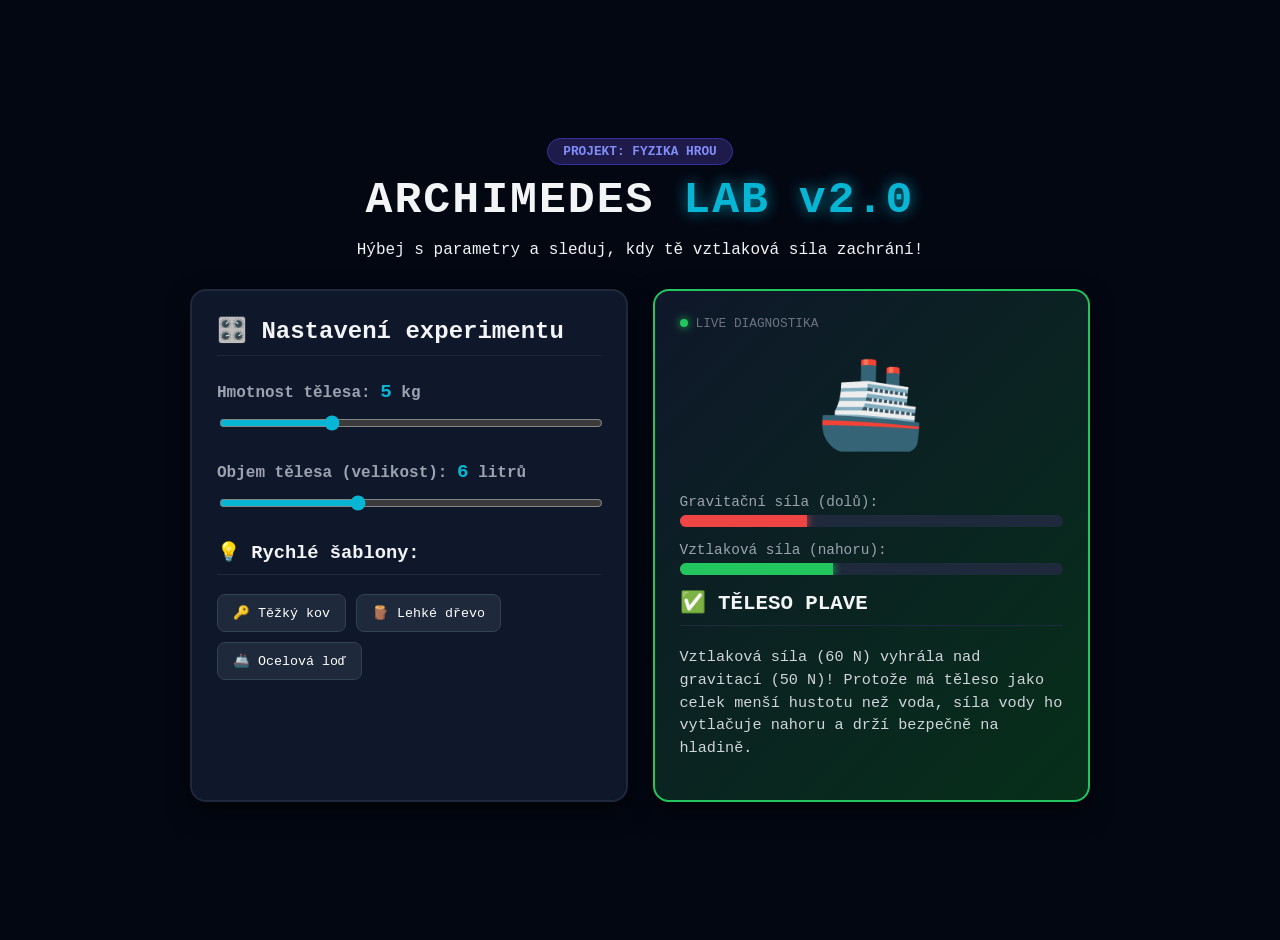
<file: index.html>
<!DOCTYPE html>
<html lang="cs">
<head>
    <meta charset="UTF-8">
    <meta name="viewport" content="width=device-width, initial-scale=1.0">
    <title>Archimedes Lab v2.0 ⚡</title>
    <link rel="stylesheet" href="style.css">
</head>
<body>

    <div class="lab-wrapper">
        <header>
            <div class="badge">PROJEKT: FYZIKA HROU</div>
            <h1>ARCHIMEDES <span class="neon-text">LAB v2.0</span></h1>
            <p>Hýbej s parametry a sleduj, kdy tě vztlaková síla zachrání!</p>
        </header>

        <div class="grid-layout">
            <section class="control-panel">
                <h2>🎛️ Nastavení experimentu</h2>
                
                <div class="slider-box">
                    <label>Hmotnost tělesa: <span id="weight-val">5</span> kg</label>
                    <input type="range" id="weight-slider" min="1" max="15" value="5" oninput="aktualizujLab()">
                </div>

                <div class="slider-box">
                    <label>Objem tělesa (velikost): <span id="volume-val">6</span> litrů</label>
                    <input type="range" id="volume-slider" min="1" max="15" value="6" oninput="aktualizujLab()">
                </div>

                <div class="preset-zone">
                    <h3>💡 Rychlé šablony:</h3>
                    <div class="preset-buttons">
                        <button onclick="nastavPreset(15, 2)">🔑 Těžký kov</button>
                        <button onclick="nastavPreset(2, 10)">🪵 Lehké dřevo</button>
                        <button onclick="nastavPreset(12, 14)">🚢 Ocelová loď</button>
                    </div>
                </div>
            </section>

            <section id="status-card" class="display-panel">
                <div class="screen-header">
                    <span class="dot"></span> LIVE DIAGNOSTIKA
                </div>

                <div id="graphic-status">🚢</div>

                <div class="metrics">
                    <div class="metric">
                        <span>Gravitační síla (dolů):</span>
                        <div class="bar-bg"><div id="fg-bar" class="bar red-bar" style="width: 50%;"></div></div>
                    </div>
                    <div class="metric">
                        <span>Vztlaková síla (nahoru):</span>
                        <div class="bar-bg"><div id="fb-bar" class="bar green-bar" style="width: 60%;"></div></div>
                    </div>
                </div>

                <h3 id="verdict-title">ANALÝZA TĚLESA</h3>
                <p id="verdict-desc">Uprav posuvníky vlevo pro spuštění fyzikální simulace.</p>
            </section>
        </div>
    </div>

    <script src="script.js"></script>
</body>
</html>
</file>
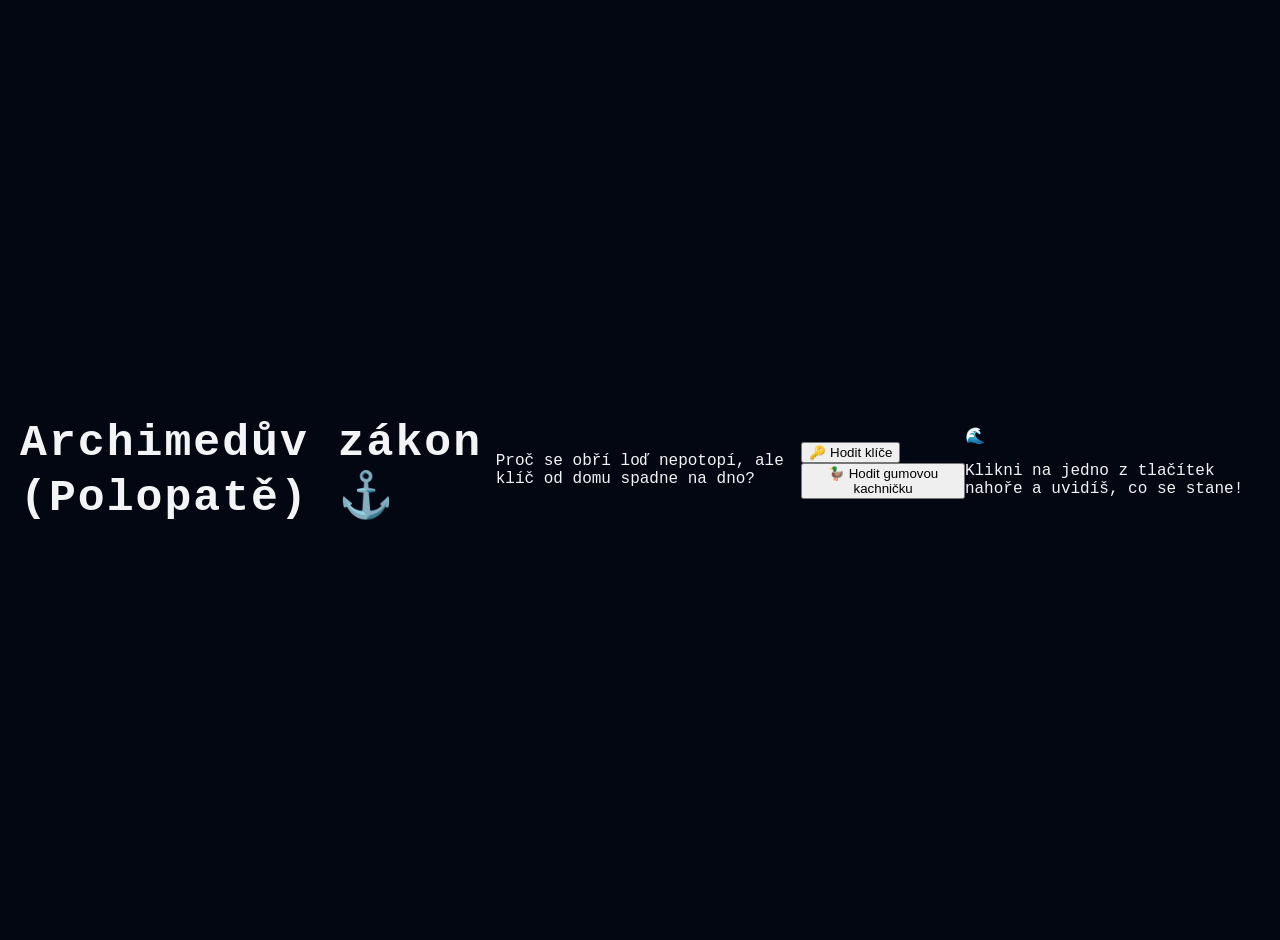
<file: zakon.html>
<!DOCTYPE html>
<html lang="cs">
<head>
    <meta charset="UTF-8">
    <title>Archimedes pro Sedmáky 🌊</title>
    <link rel="stylesheet" href="style.css">
</head>
<body>

    <h1>Archimedův zákon (Polopatě) ⚓</h1>
    <p class="uvod">Proč se obří loď nepotopí, ale klíč od domu spadne na dno?</p>

    <div class="vyber">
        <button onclick="hodDoVody('kov')">🔑 Hodit klíče</button>
        <button onclick="hodDoVody('kachnicka')">🦆 Hodit gumovou kachničku</button>
    </div>

    <div id="vysledek-box">
        <div id="emoji">🌊</div>
        <p id="vysledek-text">Klikni na jedno z tlačítek nahoře a uvidíš, co se stane!</p>
    </div>

    <script src="script.js"></script>
</body>
</html>
</file>
<file: style.css>
body {
    font-family: 'Consolas', 'Courier New', monospace;
    background-color: #030712;
    color: #f3f4f6;
    margin: 0;
    padding: 20px;
    display: flex;
    justify-content: center;
    align-items: center;
    min-height: 100vh;
}

.lab-wrapper {
    max-width: 900px;
    width: 100%;
}

header {
    text-align: center;
    margin-bottom: 30px;
}

.badge {
    background: #1e1b4b;
    color: #818cf8;
    padding: 5px 15px;
    font-size: 0.8rem;
    font-weight: bold;
    border-radius: 20px;
    display: inline-block;
    border: 1px solid #3730a3;
    margin-bottom: 10px;
}

h1 {
    font-size: 2.8rem;
    margin: 0;
    letter-spacing: 2px;
}

.neon-text {
    color: #06b6d4;
    text-shadow: 0 0 15px rgba(6, 182, 212, 0.7);
}

.grid-layout {
    display: grid;
    grid-template-columns: 1fr 1fr;
    gap: 25px;
}

@media (max-width: 768px) {
    .grid-layout { grid-template-columns: 1fr; }
}

.control-panel, .display-panel {
    background: #0f172a;
    border: 2px solid #1e293b;
    border-radius: 16px;
    padding: 25px;
    box-shadow: 0 10px 25px rgba(0,0,0,0.5);
}

h2, h3 {
    margin-top: 0;
    color: #f3f4f6;
    border-bottom: 1px solid #1e293b;
    padding-bottom: 10px;
}

.slider-box {
    margin: 25px 0;
}

.slider-box label {
    display: block;
    font-weight: bold;
    margin-bottom: 10px;
    color: #9ca3af;
}

.slider-box span {
    color: #06b6d4;
    font-size: 1.2rem;
}

input[type="range"] {
    width: 100%;
    accent-color: #06b6d4;
    cursor: pointer;
}

.preset-buttons {
    display: flex;
    gap: 10px;
    flex-wrap: wrap;
}

.preset-buttons button {
    background: #1e293b;
    color: white;
    border: 1px solid #334155;
    padding: 10px 15px;
    border-radius: 8px;
    cursor: pointer;
    font-family: inherit;
    transition: all 0.2s;
}

.preset-buttons button:hover {
    background: #06b6d4;
    color: #030712;
    font-weight: bold;
}

.display-panel {
    display: flex;
    flex-direction: column;
    justify-content: space-between;
    transition: all 0.3s ease;
}

.screen-header {
    font-size: 0.8rem;
    color: #6b7280;
    display: flex;
    align-items: center;
    gap: 8px;
}

.dot {
    width: 8px;
    height: 8px;
    background: #22c55e;
    border-radius: 50%;
    display: inline-block;
    box-shadow: 0 0 8px #22c55e;
}

#graphic-status {
    font-size: 5.5rem;
    margin: 20px 0;
    text-align: center;
}

.metric {
    margin: 15px 0;
}

.metric span {
    font-size: 0.9rem;
    color: #9ca3af;
    display: block;
    margin-bottom: 5px;
}

.bar-bg {
    background: #1e293b;
    height: 12px;
    border-radius: 6px;
    overflow: hidden;
}

.bar {
    height: 100%;
    width: 0%;
    transition: width 0.4s ease;
}

.red-bar { background: #ef4444; box-shadow: 0 0 10px #ef4444; }
.green-bar { background: #22c55e; box-shadow: 0 0 10px #22c55e; }

.state-float { border-color: #22c55e; background: linear-gradient(135deg, #0f172a, #062f19); }
.state-sink { border-color: #ef4444; background: linear-gradient(135deg, #0f172a, #451a1a); }

#verdict-title {
    font-size: 1.3rem;
    margin-bottom: 5px;
}

#verdict-desc {
    color: #d1d5db;
    font-size: 0.95rem;
    line-height: 1.5;
}
</file>
